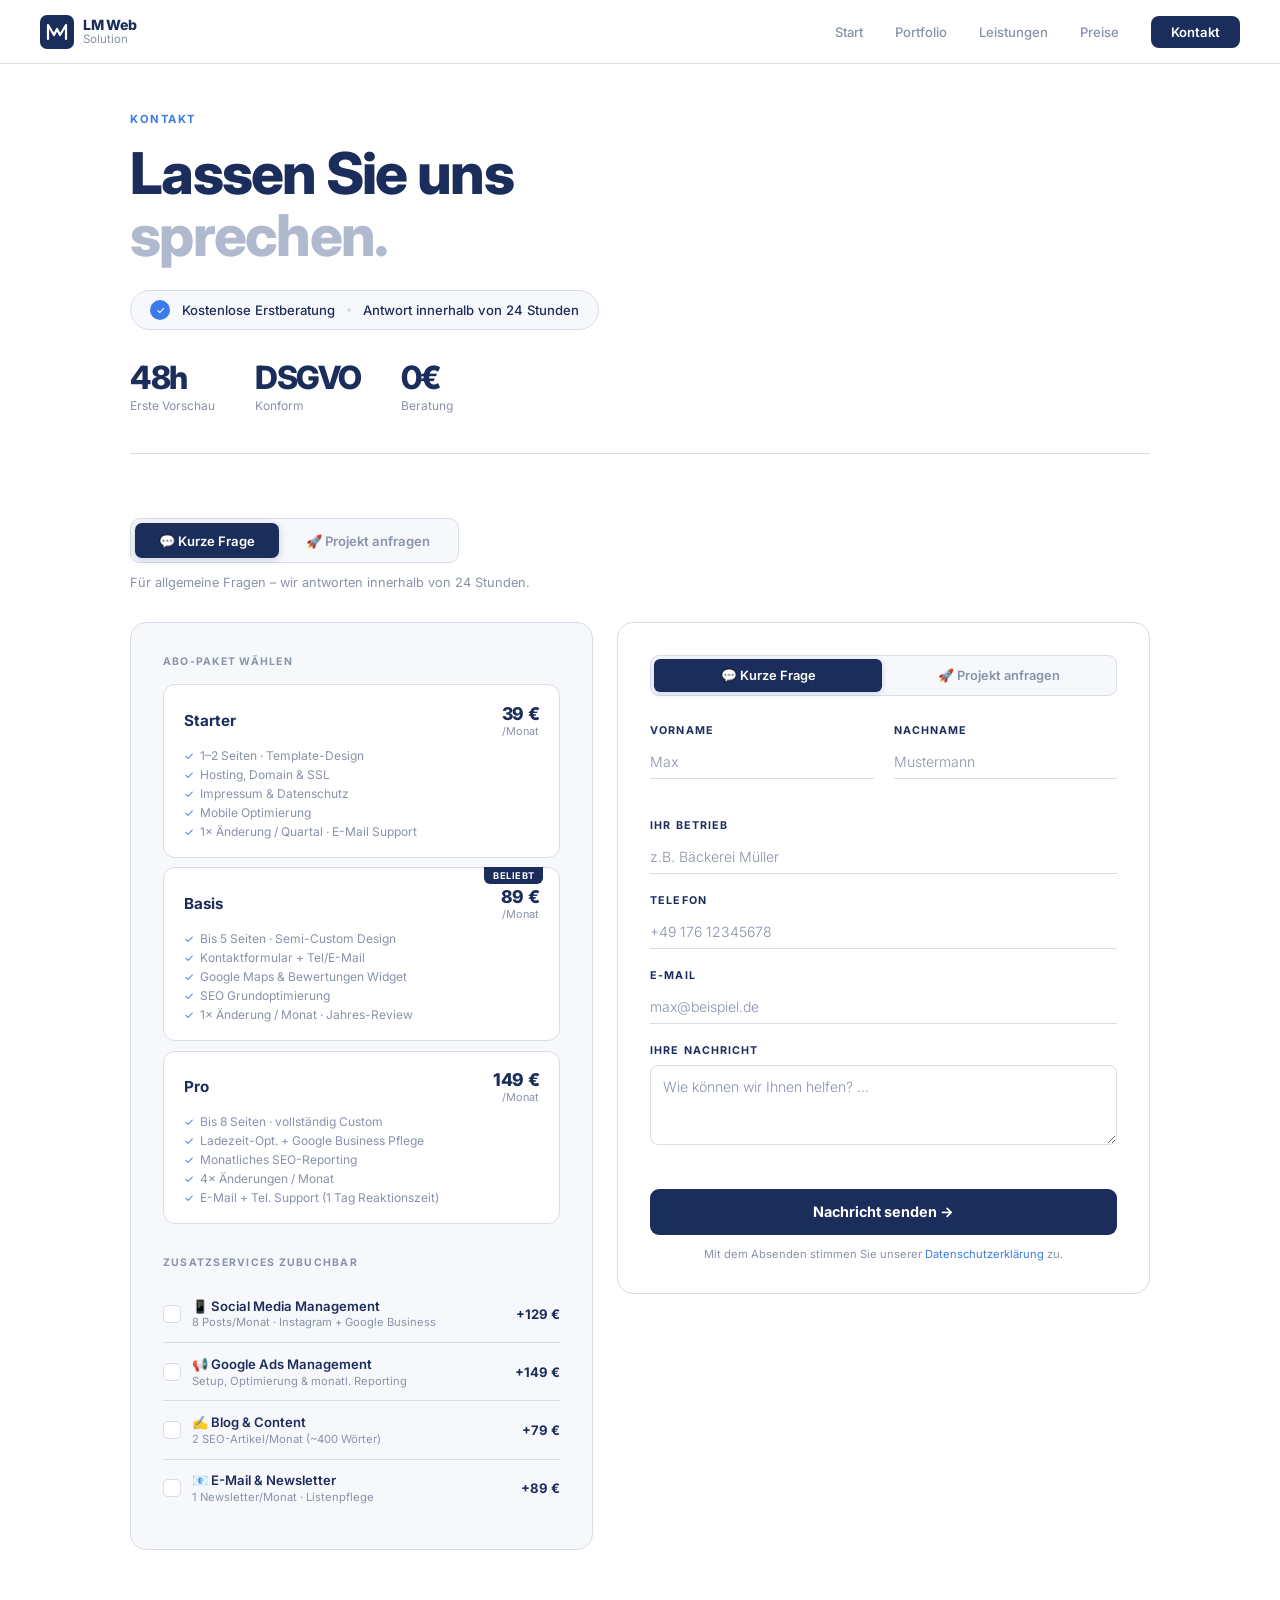
<file: kontakt.html>
<!DOCTYPE html>
<html lang="de">
<head>
<meta charset="UTF-8">
<meta name="viewport" content="width=device-width, initial-scale=1.0">
<title>Kontakt – LM Web Solution</title>
<link href="https://fonts.googleapis.com/css2?family=Inter:wght@300;400;500;600;700;800&display=swap" rel="stylesheet">
<style>
  :root {
    --navy:    #1B2D5B;
    --navy-lt: #243568;
    --blue:    #3B7BE8;
    --white:   #ffffff;
    --bg:      #f7f8fc;
    --text:    #1B2D5B;
    --muted:   #8892aa;
    --border:  #d8dde8;
  }

  * { margin:0; padding:0; box-sizing:border-box; }

  body {
    background: var(--white);
    color: var(--text);
    font-family: 'Inter', sans-serif;
    font-weight: 400;
    overflow-x: hidden;
  }

  /* ══ HEADER ══ */
  header {
    position: fixed;
    top:0; left:0; right:0; z-index:200;
    background: var(--white);
    border-bottom: 1px solid var(--border);
    display: flex;
    align-items: center;
    justify-content: space-between;
    padding: 0 2.5rem;
    height: 64px;
  }

  .logo { display:flex; align-items:center; gap:.55rem; text-decoration:none; }

  .logo-mark {
    width:34px; height:34px;
    background: var(--navy);
    border-radius: 7px;
    display:flex; align-items:center; justify-content:center;
  }

  .logo-mark svg { width:22px; height:22px; }

  .logo-text { display:flex; flex-direction:column; line-height:1.15; }
  .logo-text strong { font-size:.88rem; font-weight:800; color:var(--navy); letter-spacing:-.01em; }
  .logo-text span   { font-size:.72rem; font-weight:400; color:var(--muted); }

  nav { display:flex; align-items:center; gap:2rem; }
  nav a { font-size:.82rem; font-weight:500; color:var(--muted); text-decoration:none; transition:color .15s; }
  nav a:hover { color:var(--navy); }
  .nav-cta { background:var(--navy); color:var(--white)!important; padding:.5rem 1.25rem; border-radius:8px; font-weight:600!important; }
  .nav-cta:hover { background:var(--navy-lt)!important; }

  .hamburger { display:none; flex-direction:column; gap:5px; cursor:pointer; padding:6px; border:1px solid var(--border); border-radius:8px; }
  .hamburger span { width:20px; height:2px; background:var(--navy); border-radius:2px; display:block; }

  /* ══ HERO ══ */
  .hero { padding:7rem 2.5rem 2rem; max-width:1100px; margin:0 auto; }

  .hero-eyebrow { font-size:.7rem; font-weight:700; letter-spacing:.14em; text-transform:uppercase; color:var(--blue); margin-bottom:1rem; }

  .hero h1 { font-size:clamp(2rem,5vw,3.6rem); font-weight:800; color:var(--navy); line-height:1.08; letter-spacing:-.03em; margin-bottom:1.5rem; }
  .hero h1 .dim { color:#b0bace; }

  .trust-badge {
    display:inline-flex; align-items:center; gap:.75rem;
    background:var(--bg); border:1px solid var(--border);
    border-radius:50px; padding:.55rem 1.2rem;
    font-size:.82rem; color:var(--navy); font-weight:500; margin-bottom:2rem;
  }

  .trust-check { width:20px; height:20px; background:var(--blue); border-radius:50%; display:flex; align-items:center; justify-content:center; color:white; font-size:.65rem; flex-shrink:0; }
  .trust-dot { width:4px; height:4px; background:var(--border); border-radius:50%; }

  .stats-row { display:flex; gap:2.5rem; padding-bottom:2.5rem; border-bottom:1px solid var(--border); margin-bottom:0; }
  .stat-val { font-size:2rem; font-weight:800; color:var(--navy); letter-spacing:-.04em; line-height:1; }
  .stat-lbl { font-size:.75rem; color:var(--muted); margin-top:.25rem; }

  /* ══ MODE TOGGLE ══ */
  .mode-section { max-width:1100px; margin:0 auto; padding:2rem 2.5rem 2rem; }

  .mode-toggle { display:inline-flex; background:var(--bg); border:1px solid var(--border); border-radius:10px; padding:4px; gap:3px; }

  .mode-btn { padding:.6rem 1.5rem; border:none; border-radius:7px; font-family:'Inter',sans-serif; font-size:.82rem; font-weight:600; cursor:pointer; transition:all .2s; background:transparent; color:var(--muted); }
  .mode-btn.active { background:var(--navy); color:white; box-shadow:0 2px 8px rgba(27,45,91,.2); }

  .mode-desc { margin-top:.75rem; font-size:.8rem; color:var(--muted); }

  /* ══ MAIN GRID ══ */
  .main-grid { max-width:1100px; margin:0 auto; padding:0 2.5rem 5rem; display:grid; grid-template-columns:1fr 1.15fr; gap:1.5rem; align-items:start; }

  /* ══ LEFT ══ */
  .left-panel { background:var(--bg); border:1px solid var(--border); border-radius:16px; padding:2rem; }

  .sec-lbl { font-size:.65rem; font-weight:700; letter-spacing:.12em; text-transform:uppercase; color:var(--muted); margin-bottom:1rem; }

  /* Packages */
  .pkg-cards { display:flex; flex-direction:column; gap:.6rem; margin-bottom:2rem; }

  .pkg-card { background:var(--white); border:1.5px solid var(--border); border-radius:12px; padding:1.1rem 1.25rem; cursor:pointer; transition:all .18s; position:relative; }
  .pkg-card:hover { border-color:var(--blue); box-shadow:0 2px 12px rgba(59,123,232,.1); }
  .pkg-card.sel { border-color:var(--navy); background:var(--navy); color:white; box-shadow:0 4px 20px rgba(27,45,91,.2); }
  .pkg-card.sel .pkg-name, .pkg-card.sel .pkg-price { color:white; }
  .pkg-card.sel .pkg-mo { color:rgba(255,255,255,.45); }
  .pkg-card.sel .fi { color:rgba(255,255,255,.6); }
  .pkg-card.sel .fc { color:#7fb8ff; }
  .pkg-card.sel .pkg-badge { background:var(--blue); }

  .pkg-hd { display:flex; justify-content:space-between; align-items:center; margin-bottom:.65rem; }
  .pkg-name { font-size:.95rem; font-weight:700; color:var(--navy); }
  .pkg-price { font-size:1.1rem; font-weight:800; color:var(--navy); letter-spacing:-.02em; }
  .pkg-mo { font-size:.68rem; font-weight:400; color:var(--muted); }

  .pkg-badge { position:absolute; top:-1px; right:1rem; background:var(--navy); color:white; font-size:.58rem; font-weight:700; padding:.18rem .55rem; border-radius:0 0 6px 6px; letter-spacing:.07em; text-transform:uppercase; }

  .feat { display:flex; flex-direction:column; gap:.25rem; }
  .fi { font-size:.75rem; color:var(--muted); display:flex; align-items:center; gap:.35rem; }
  .fc { color:var(--blue); font-size:.7rem; }

  /* Addons */
  .addons { display:flex; flex-direction:column; }

  .addon-row { display:flex; align-items:center; gap:.7rem; padding:.8rem 0; border-bottom:1px solid var(--border); cursor:pointer; transition:all .15s; }
  .addon-row:last-child { border-bottom:none; }

  .a-cb { width:18px; height:18px; border:1.5px solid var(--border); border-radius:5px; display:flex; align-items:center; justify-content:center; flex-shrink:0; font-size:.65rem; color:transparent; background:white; transition:all .15s; }
  .addon-row.chk .a-cb { background:var(--navy); border-color:var(--navy); color:white; }

  .a-info { flex:1; }
  .a-name { font-size:.82rem; font-weight:600; color:var(--navy); }
  .a-sub  { font-size:.7rem; color:var(--muted); margin-top:.1rem; }
  .a-price { font-size:.82rem; font-weight:700; color:var(--navy); white-space:nowrap; }

  /* Summary */
  .sum-box { margin-top:1.25rem; background:var(--navy); border-radius:12px; padding:1.25rem; display:none; }
  .sum-lbl { font-size:.62rem; font-weight:700; letter-spacing:.12em; text-transform:uppercase; color:rgba(255,255,255,.35); margin-bottom:.75rem; }
  .sum-line { display:flex; justify-content:space-between; font-size:.8rem; color:rgba(255,255,255,.6); margin-bottom:.3rem; }
  .sum-div { height:1px; background:rgba(255,255,255,.1); margin:.6rem 0; }
  .sum-total { display:flex; justify-content:space-between; align-items:baseline; }
  .sum-tl { font-size:.78rem; color:rgba(255,255,255,.45); }
  .sum-ta { font-size:1.6rem; font-weight:800; color:white; letter-spacing:-.03em; }
  .sum-ta small { font-size:.7rem; font-weight:400; color:rgba(255,255,255,.4); }

  /* ══ RIGHT ══ */
  .right-panel { background:var(--white); border:1px solid var(--border); border-radius:16px; padding:2rem; }

  .form-tabs { display:flex; background:var(--bg); border:1px solid var(--border); border-radius:9px; padding:3px; gap:3px; margin-bottom:1.75rem; }
  .tab-btn { flex:1; padding:.55rem 1rem; background:transparent; border:none; border-radius:6px; font-family:'Inter',sans-serif; font-size:.8rem; font-weight:600; color:var(--muted); cursor:pointer; transition:all .18s; }
  .tab-btn.active { background:var(--navy); color:white; box-shadow:0 2px 6px rgba(27,45,91,.18); }

  .form-sec { display:none; }
  .form-sec.active { display:block; animation:fu .25s ease; }

  @keyframes fu { from{opacity:0;transform:translateY(6px)} to{opacity:1;transform:translateY(0)} }

  /* Selected pill */
  .sel-pill { display:none; align-items:center; justify-content:space-between; background:#eef4ff; border:1px solid #c5d9fb; border-radius:10px; padding:.85rem 1.1rem; margin-bottom:1.5rem; }
  .sp-lbl { font-size:.65rem; font-weight:700; letter-spacing:.1em; text-transform:uppercase; color:var(--blue); margin-bottom:.2rem; }
  .sp-name { font-size:.9rem; font-weight:700; color:var(--navy); }
  .sp-price { font-size:1.3rem; font-weight:800; color:var(--navy); letter-spacing:-.02em; }

  /* Step bar */
  .step-bar { display:flex; align-items:center; gap:.3rem; margin-bottom:1.75rem; }
  .step-seg { height:3px; flex:1; background:var(--border); border-radius:3px; transition:background .3s; cursor:pointer; }
  .step-seg.active { background:var(--navy); }
  .step-seg.done   { background:var(--blue); }
  .step-info { font-size:.72rem; color:var(--muted); font-weight:500; white-space:nowrap; margin-left:.5rem; }

  .wiz-step { display:none; }
  .wiz-step.active { display:block; animation:fu .25s ease; }

  /* Fields */
  .f2 { display:grid; grid-template-columns:1fr 1fr; gap:1.25rem; }
  .field { margin-bottom:1.25rem; }

  label { display:block; font-size:.67rem; font-weight:700; letter-spacing:.1em; text-transform:uppercase; color:var(--navy); margin-bottom:.5rem; }

  input[type=text], input[type=email], input[type=tel], input[type=url], select {
    width:100%; background:transparent; border:none; border-bottom:1.5px solid var(--border);
    padding:.5rem 0; font-family:'Inter',sans-serif; font-size:.88rem; color:var(--navy);
    outline:none; transition:border-color .2s; -webkit-appearance:none; border-radius:0;
  }
  input::placeholder { color:var(--muted); font-weight:300; }
  input:focus, select:focus { border-bottom-color:var(--blue); }
  select { cursor:pointer; }
  select option { background:white; color:var(--navy); }

  textarea { width:100%; background:transparent; border:1.5px solid var(--border); border-radius:8px; padding:.75rem; font-family:'Inter',sans-serif; font-size:.88rem; color:var(--navy); outline:none; resize:vertical; min-height:80px; transition:border-color .2s; }
  textarea::placeholder { color:var(--muted); font-weight:300; }
  textarea:focus { border-color:var(--blue); }

  /* Pages grid */
  .pg-grid { display:grid; grid-template-columns:1fr 1fr; gap:.5rem; margin-top:.5rem; }
  .pg-item { display:flex; align-items:center; gap:.45rem; font-size:.8rem; font-weight:500; color:var(--navy); background:var(--bg); border:1.5px solid var(--border); border-radius:8px; padding:.55rem .75rem; cursor:pointer; transition:all .15s; }
  .pg-item:hover { border-color:var(--blue); }
  .pg-item.chk { border-color:var(--navy); background:#eef1f8; font-weight:600; }
  .pg-cb { width:16px; height:16px; border:1.5px solid var(--border); border-radius:4px; display:flex; align-items:center; justify-content:center; flex-shrink:0; font-size:.6rem; color:transparent; background:white; transition:all .15s; }
  .pg-item.chk .pg-cb { background:var(--navy); border-color:var(--navy); color:white; }

  /* Color chips */
  .col-strip { display:flex; gap:.5rem; flex-wrap:wrap; margin-top:.5rem; }
  .col-chip { width:32px; height:32px; border-radius:7px; cursor:pointer; border:2px solid transparent; transition:all .15s; position:relative; }
  .col-chip:hover { transform:scale(1.12); }
  .col-chip.sel { border-color:var(--navy); transform:scale(1.12); }
  .col-chip.sel::after { content:'✓'; position:absolute; inset:0; display:flex; align-items:center; justify-content:center; font-size:.6rem; color:white; font-weight:900; text-shadow:0 1px 3px rgba(0,0,0,.6); }

  /* Upload */
  .upload-zone { border:1.5px dashed var(--border); border-radius:10px; padding:1.5rem; text-align:center; cursor:pointer; transition:all .18s; position:relative; background:var(--bg); margin-top:.5rem; }
  .upload-zone:hover { border-color:var(--blue); background:#eef4ff; }
  .upload-zone input[type=file] { position:absolute; inset:0; opacity:0; cursor:pointer; border:none; background:none; padding:0; border-radius:0; }
  .u-icon { font-size:1.6rem; margin-bottom:.4rem; }
  .u-main { font-size:.82rem; font-weight:600; color:var(--navy); }
  .u-main span { color:var(--blue); }
  .u-hint { font-size:.7rem; color:var(--muted); margin-top:.2rem; }

  /* Range */
  .range-wrap { margin-top:.5rem; }
  input[type=range] { width:100%; height:3px; -webkit-appearance:none; background:var(--border); border-radius:3px; outline:none; padding:0; border:none; border-bottom:none; }
  input[type=range]::-webkit-slider-thumb { -webkit-appearance:none; width:16px; height:16px; border-radius:50%; background:var(--navy); cursor:pointer; border:2px solid white; box-shadow:0 1px 4px rgba(0,0,0,.2); }
  .range-lbls { display:flex; justify-content:space-between; font-size:.7rem; color:var(--muted); margin-top:.5rem; }
  .range-lbls .cur { color:var(--navy); font-weight:700; }

  /* Buttons */
  .btn-row { display:flex; gap:.75rem; margin-top:1.5rem; }
  .btn-back { padding:.75rem 1.1rem; background:var(--bg); border:1.5px solid var(--border); border-radius:9px; font-family:'Inter',sans-serif; font-size:.82rem; font-weight:600; color:var(--muted); cursor:pointer; transition:all .15s; white-space:nowrap; }
  .btn-back:hover { color:var(--navy); border-color:var(--navy); }
  .btn-next { flex:1; padding:.75rem 1.25rem; background:var(--navy); border:none; border-radius:9px; font-family:'Inter',sans-serif; font-size:.85rem; font-weight:700; color:white; cursor:pointer; transition:all .18s; }
  .btn-next:hover { background:var(--navy-lt); box-shadow:0 4px 14px rgba(27,45,91,.25); }
  .btn-submit { width:100%; padding:.9rem; background:var(--navy); border:none; border-radius:9px; font-family:'Inter',sans-serif; font-size:.9rem; font-weight:700; color:white; cursor:pointer; transition:all .18s; margin-top:1.25rem; }
  .btn-submit:hover { background:var(--navy-lt); box-shadow:0 4px 14px rgba(27,45,91,.25); }

  .priv-note { font-size:.7rem; color:var(--muted); text-align:center; margin-top:.75rem; }
  .priv-note a { color:var(--blue); text-decoration:none; }

  /* Success */
  .success { display:none; text-align:center; padding:2.5rem 1rem; animation:fu .4s ease; }
  .success.vis { display:block; }
  .suc-circle { width:64px; height:64px; background:var(--navy); border-radius:50%; display:flex; align-items:center; justify-content:center; margin:0 auto 1.25rem; font-size:1.6rem; color:white; }
  .success h3 { font-size:1.35rem; font-weight:800; color:var(--navy); margin-bottom:.6rem; }
  .success p { font-size:.85rem; color:var(--muted); line-height:1.65; }
  .success p strong { color:var(--navy); }

  /* ══ RESPONSIVE ══ */
  @media(max-width:860px){
    header { padding:0 1.25rem; }
    nav { display:none; }
    .hamburger { display:flex; }
    .hero { padding:5.5rem 1.25rem 1.5rem; }
    .mode-section { padding:1.5rem 1.25rem 1.5rem; }
    .main-grid { grid-template-columns:1fr; padding:0 1.25rem 4rem; gap:1rem; }
    .stats-row { gap:1.5rem; }
    .f2 { grid-template-columns:1fr; }
    .pg-grid { grid-template-columns:1fr; }
  }
</style>
</head>
<body>

<!-- HEADER -->
<header>
  <a class="logo" href="#">
    <div class="logo-mark">
      <svg viewBox="0 0 22 22" fill="none" xmlns="http://www.w3.org/2000/svg">
        <path d="M2 18V4L8 14L11 8L14 14L20 4V18" stroke="white" stroke-width="2.2" stroke-linecap="round" stroke-linejoin="round"/>
      </svg>
    </div>
    <div class="logo-text">
      <strong>LM Web</strong>
      <span>Solution</span>
    </div>
  </a>
  <nav>
    <a href="#">Start</a>
    <a href="#">Portfolio</a>
    <a href="#">Leistungen</a>
    <a href="#">Preise</a>
    <a href="#" class="nav-cta">Kontakt</a>
  </nav>
  <div class="hamburger"><span></span><span></span><span></span></div>
</header>

<!-- HERO -->
<section class="hero">
  <div class="hero-eyebrow">Kontakt</div>
  <h1>Lassen Sie uns<br><span class="dim">sprechen.</span></h1>

  <div class="trust-badge">
    <div class="trust-check">✓</div>
    Kostenlose Erstberatung
    <div class="trust-dot"></div>
    Antwort innerhalb von 24 Stunden
  </div>

  <div class="stats-row">
    <div><div class="stat-val">48h</div><div class="stat-lbl">Erste Vorschau</div></div>
    <div><div class="stat-val">DSGVO</div><div class="stat-lbl">Konform</div></div>
    <div><div class="stat-val">0€</div><div class="stat-lbl">Beratung</div></div>
  </div>
</section>

<!-- MODE TOGGLE -->
<div class="mode-section">
  <div class="mode-toggle">
    <button class="mode-btn active" onclick="switchMode('simple')">💬 Kurze Frage</button>
    <button class="mode-btn" onclick="switchMode('project')">🚀 Projekt anfragen</button>
  </div>
  <p class="mode-desc" id="mode-desc">Für allgemeine Fragen – wir antworten innerhalb von 24 Stunden.</p>
</div>

<!-- MAIN GRID -->
<div class="main-grid">

  <!-- LEFT -->
  <div class="left-panel">
    <p class="sec-lbl">Abo-Paket wählen</p>

    <div class="pkg-cards">
      <div class="pkg-card" id="pkg-starter" onclick="selPkg('starter',39)">
        <div class="pkg-hd">
          <div class="pkg-name">Starter</div>
          <div style="text-align:right"><div class="pkg-price">39 €</div><div class="pkg-mo">/Monat</div></div>
        </div>
        <div class="feat">
          <div class="fi"><span class="fc">✓</span> 1–2 Seiten · Template-Design</div>
          <div class="fi"><span class="fc">✓</span> Hosting, Domain &amp; SSL</div>
          <div class="fi"><span class="fc">✓</span> Impressum &amp; Datenschutz</div>
          <div class="fi"><span class="fc">✓</span> Mobile Optimierung</div>
          <div class="fi"><span class="fc">✓</span> 1× Änderung / Quartal · E-Mail Support</div>
        </div>
      </div>

      <div class="pkg-card" id="pkg-basis" onclick="selPkg('basis',89)">
        <div class="pkg-badge">Beliebt</div>
        <div class="pkg-hd">
          <div class="pkg-name">Basis</div>
          <div style="text-align:right"><div class="pkg-price">89 €</div><div class="pkg-mo">/Monat</div></div>
        </div>
        <div class="feat">
          <div class="fi"><span class="fc">✓</span> Bis 5 Seiten · Semi-Custom Design</div>
          <div class="fi"><span class="fc">✓</span> Kontaktformular + Tel/E-Mail</div>
          <div class="fi"><span class="fc">✓</span> Google Maps &amp; Bewertungen Widget</div>
          <div class="fi"><span class="fc">✓</span> SEO Grundoptimierung</div>
          <div class="fi"><span class="fc">✓</span> 1× Änderung / Monat · Jahres-Review</div>
        </div>
      </div>

      <div class="pkg-card" id="pkg-pro" onclick="selPkg('pro',149)">
        <div class="pkg-hd">
          <div class="pkg-name">Pro</div>
          <div style="text-align:right"><div class="pkg-price">149 €</div><div class="pkg-mo">/Monat</div></div>
        </div>
        <div class="feat">
          <div class="fi"><span class="fc">✓</span> Bis 8 Seiten · vollständig Custom</div>
          <div class="fi"><span class="fc">✓</span> Ladezeit-Opt. + Google Business Pflege</div>
          <div class="fi"><span class="fc">✓</span> Monatliches SEO-Reporting</div>
          <div class="fi"><span class="fc">✓</span> 4× Änderungen / Monat</div>
          <div class="fi"><span class="fc">✓</span> E-Mail + Tel. Support (1 Tag Reaktionszeit)</div>
        </div>
      </div>
    </div>

    <p class="sec-lbl">Zusatzservices zubuchbar</p>
    <div class="addons">
      <div class="addon-row" onclick="togAddon(this,129)">
        <div class="a-cb">✓</div>
        <div class="a-info"><div class="a-name">📱 Social Media Management</div><div class="a-sub">8 Posts/Monat · Instagram + Google Business</div></div>
        <div class="a-price">+129 €</div>
      </div>
      <div class="addon-row" onclick="togAddon(this,149)">
        <div class="a-cb">✓</div>
        <div class="a-info"><div class="a-name">📢 Google Ads Management</div><div class="a-sub">Setup, Optimierung &amp; monatl. Reporting</div></div>
        <div class="a-price">+149 €</div>
      </div>
      <div class="addon-row" onclick="togAddon(this,79)">
        <div class="a-cb">✓</div>
        <div class="a-info"><div class="a-name">✍️ Blog &amp; Content</div><div class="a-sub">2 SEO-Artikel/Monat (~400 Wörter)</div></div>
        <div class="a-price">+79 €</div>
      </div>
      <div class="addon-row" onclick="togAddon(this,89)">
        <div class="a-cb">✓</div>
        <div class="a-info"><div class="a-name">📧 E-Mail &amp; Newsletter</div><div class="a-sub">1 Newsletter/Monat · Listenpflege</div></div>
        <div class="a-price">+89 €</div>
      </div>
    </div>

    <div class="sum-box" id="sum-box">
      <div class="sum-lbl">Ihre Auswahl</div>
      <div id="sum-lines"></div>
      <div class="sum-div"></div>
      <div class="sum-total">
        <span class="sum-tl">Gesamt / Monat</span>
        <span class="sum-ta" id="sum-amt">0 € <small>/Mo.</small></span>
      </div>
    </div>
  </div>

  <!-- RIGHT -->
  <div class="right-panel">
    <div class="form-tabs">
      <button class="tab-btn active" onclick="switchMode('simple')">💬 Kurze Frage</button>
      <button class="tab-btn" onclick="switchMode('project')">🚀 Projekt anfragen</button>
    </div>

    <!-- SIMPLE -->
    <div class="form-sec active" id="form-simple">
      <div class="f2 field">
        <div class="field"><label>Vorname</label><input type="text" placeholder="Max"></div>
        <div class="field"><label>Nachname</label><input type="text" placeholder="Mustermann"></div>
      </div>
      <div class="field"><label>Ihr Betrieb</label><input type="text" placeholder="z.B. Bäckerei Müller"></div>
      <div class="field"><label>Telefon</label><input type="tel" placeholder="+49 176 12345678"></div>
      <div class="field"><label>E-Mail</label><input type="email" placeholder="max@beispiel.de"></div>
      <div class="field"><label>Ihre Nachricht</label><textarea placeholder="Wie können wir Ihnen helfen? …"></textarea></div>
      <button class="btn-submit" onclick="subSimple()">Nachricht senden →</button>
      <p class="priv-note">Mit dem Absenden stimmen Sie unserer <a href="#">Datenschutzerklärung</a> zu.</p>
    </div>

    <!-- PROJECT -->
    <div class="form-sec" id="form-project">
      <div class="sel-pill" id="sel-pill">
        <div><div class="sp-lbl">Gewähltes Paket</div><div class="sp-name" id="sp-name">–</div></div>
        <div class="sp-price" id="sp-price">–</div>
      </div>

      <div id="wiz-wrap">
        <div class="step-bar">
          <div class="step-seg active" onclick="goStep(1)"></div>
          <div class="step-seg" onclick="goStep(2)"></div>
          <div class="step-seg" onclick="goStep(3)"></div>
          <div class="step-seg" onclick="goStep(4)"></div>
          <span class="step-info" id="step-info">Schritt 1 / 4</span>
        </div>

        <!-- Step 1 -->
        <div class="wiz-step active" id="step-1">
          <div class="f2 field">
            <div class="field"><label>Vorname *</label><input type="text" placeholder="Max"></div>
            <div class="field"><label>Nachname *</label><input type="text" placeholder="Mustermann"></div>
          </div>
          <div class="field"><label>Ihr Betrieb</label><input type="text" placeholder="z.B. Bäckerei Müller"></div>
          <div class="field"><label>Telefon</label><input type="tel" placeholder="+49 176 12345678"></div>
          <div class="field"><label>E-Mail *</label><input type="email" placeholder="max@betrieb.de"></div>
          <div class="btn-row"><button class="btn-next" onclick="goStep(2)">Weiter: Ihr Unternehmen →</button></div>
        </div>

        <!-- Step 2 -->
        <div class="wiz-step" id="step-2">
          <div class="field">
            <label>Branche</label>
            <select><option value="">Bitte wählen …</option><option>Handwerk &amp; Bau</option><option>Gastronomie &amp; Hotel</option><option>Einzelhandel &amp; Shop</option><option>Dienstleistung &amp; Beratung</option><option>Gesundheit &amp; Wellness</option><option>Immobilien</option><option>Sonstiges</option></select>
          </div>
          <div class="field"><label>Zielgruppe</label><input type="text" placeholder="z.B. Familien in München, lokale KMU …"></div>
          <div class="field">
            <label>Gewünschte Seiten / Bereiche</label>
            <div class="pg-grid">
              <div class="pg-item" onclick="this.classList.toggle('chk')"><div class="pg-cb">✓</div>🏠 Startseite</div>
              <div class="pg-item" onclick="this.classList.toggle('chk')"><div class="pg-cb">✓</div>👥 Über uns</div>
              <div class="pg-item" onclick="this.classList.toggle('chk')"><div class="pg-cb">✓</div>🛠 Leistungen</div>
              <div class="pg-item" onclick="this.classList.toggle('chk')"><div class="pg-cb">✓</div>🖼 Portfolio</div>
              <div class="pg-item" onclick="this.classList.toggle('chk')"><div class="pg-cb">✓</div>✍️ Blog</div>
              <div class="pg-item" onclick="this.classList.toggle('chk')"><div class="pg-cb">✓</div>🛒 Online-Shop</div>
              <div class="pg-item" onclick="this.classList.toggle('chk')"><div class="pg-cb">✓</div>⭐ Bewertungen</div>
              <div class="pg-item" onclick="this.classList.toggle('chk')"><div class="pg-cb">✓</div>📞 Kontakt</div>
            </div>
          </div>
          <div class="field"><label>Bestehende Website (falls vorhanden)</label><input type="url" placeholder="https://…"></div>
          <div class="btn-row">
            <button class="btn-back" onclick="goStep(1)">← Zurück</button>
            <button class="btn-next" onclick="goStep(3)">Weiter: Design →</button>
          </div>
        </div>

        <!-- Step 3 -->
        <div class="wiz-step" id="step-3">
          <div class="field">
            <label>Gewünschter Stil</label>
            <select><option value="">Bitte wählen …</option><option>Modern &amp; Clean</option><option>Elegant &amp; Premium</option><option>Freundlich &amp; Warm</option><option>Professionell &amp; Seriös</option><option>Kreativ &amp; Dynamisch</option><option>Traditionell &amp; Vertrauenswürdig</option></select>
          </div>
          <div class="field">
            <label>Farbpräferenz</label>
            <div class="col-strip">
              <div class="col-chip" style="background:#1B2D5B" onclick="this.classList.toggle('sel')" title="Navy"></div>
              <div class="col-chip" style="background:#3B7BE8" onclick="this.classList.toggle('sel')" title="Blau"></div>
              <div class="col-chip" style="background:#2d6a4f" onclick="this.classList.toggle('sel')" title="Grün"></div>
              <div class="col-chip" style="background:#e63946" onclick="this.classList.toggle('sel')" title="Rot"></div>
              <div class="col-chip" style="background:#ff9f1c" onclick="this.classList.toggle('sel')" title="Orange"></div>
              <div class="col-chip" style="background:#9b5de5" onclick="this.classList.toggle('sel')" title="Lila"></div>
              <div class="col-chip" style="background:#f0f0f0;border:1px solid #ccc" onclick="this.classList.toggle('sel')" title="Hell"></div>
              <div class="col-chip" style="background:#1a1a1a" onclick="this.classList.toggle('sel')" title="Dunkel"></div>
            </div>
          </div>
          <div class="field"><label>Referenz-Websites (URLs)</label><textarea placeholder="https://… &#10;https://…" style="min-height:60px"></textarea></div>
          <div class="field"><label>Besondere Wünsche</label><textarea placeholder="Animationen, Schriften, Besonderes …" style="min-height:60px"></textarea></div>
          <div class="btn-row">
            <button class="btn-back" onclick="goStep(2)">← Zurück</button>
            <button class="btn-next" onclick="goStep(4)">Weiter: Materialien →</button>
          </div>
        </div>

        <!-- Step 4 -->
        <div class="wiz-step" id="step-4">
          <div class="field">
            <label>Logo, Bilder &amp; Texte hochladen</label>
            <div class="upload-zone">
              <input type="file" multiple accept="image/*,.pdf,.doc,.docx,.txt">
              <div class="u-icon">📁</div>
              <div class="u-main"><span>Dateien auswählen</span> oder hierher ziehen</div>
              <div class="u-hint">PNG, JPG, PDF, DOCX – max. 20 MB pro Datei</div>
            </div>
          </div>
          <div class="field">
            <label>Budget / Monat (brutto)</label>
            <div class="range-wrap">
              <input type="range" min="39" max="600" step="10" value="89" oninput="updBudget(this)">
              <div class="range-lbls"><span>39 €</span><span class="cur" id="budget-val">89 €/Mo.</span><span>600 €+</span></div>
            </div>
          </div>
          <div class="field">
            <label>Gewünschter Fertigstellungstermin</label>
            <select><option>So schnell wie möglich (1–2 Wochen)</option><option>Innerhalb eines Monats</option><option>1–3 Monate</option><option>Noch offen</option></select>
          </div>
          <div class="field"><label>Texte / weitere Infos</label><textarea placeholder="Unternehmenstext, Slogan, Öffnungszeiten …"></textarea></div>
          <div class="btn-row">
            <button class="btn-back" onclick="goStep(3)">← Zurück</button>
            <button class="btn-next" onclick="subProject()">🚀 Anfrage absenden</button>
          </div>
        </div>
      </div>

      <div class="success" id="suc-project">
        <div class="suc-circle">✓</div>
        <h3>Anfrage erhalten!</h3>
        <p>Wir haben alle Ihre Daten und starten sofort mit der Website-Vorschau.<br><br>Sie erhalten innerhalb von <strong>24–48 Stunden</strong> erste Entwürfe.</p>
      </div>
    </div>

    <div class="success" id="suc-simple">
      <div class="suc-circle">✓</div>
      <h3>Nachricht gesendet!</h3>
      <p>Danke für Ihre Anfrage.<br>Wir melden uns innerhalb von <strong>24 Stunden</strong>.</p>
    </div>
  </div>
</div>

<script>
  let curMode='simple', curSelPkg=null, curPrice=0, addonSum=0;

  function switchMode(m){
    curMode=m;
    document.querySelectorAll('.mode-btn').forEach((b,i)=>b.classList.toggle('active',(i===0&&m==='simple')||(i===1&&m==='project')));
    document.querySelectorAll('.tab-btn').forEach((b,i)=>b.classList.toggle('active',(i===0&&m==='simple')||(i===1&&m==='project')));
    document.getElementById('mode-desc').textContent=m==='simple'?'Für allgemeine Fragen – wir antworten innerhalb von 24 Stunden.':'Laden Sie Ihre Materialien hoch und erhalten Sie eine Website-Vorschau.';
    document.getElementById('form-simple').classList.toggle('active',m==='simple');
    document.getElementById('form-project').classList.toggle('active',m==='project');
    document.getElementById('suc-simple').classList.remove('vis');
  }

  function selPkg(name,price){
    document.querySelectorAll('.pkg-card').forEach(c=>c.classList.remove('sel'));
    document.getElementById('pkg-'+name).classList.add('sel');
    curSelPkg=name; curPrice=price;
    const lbl={starter:'Starter',basis:'Basis',pro:'Pro'}[name];
    document.getElementById('sel-pill').style.display='flex';
    document.getElementById('sp-name').textContent=lbl+' Paket';
    document.getElementById('sp-price').textContent=price+' €/Mo.';
    updSummary();
    if(curMode==='simple') switchMode('project');
  }

  function togAddon(el,p){
    el.classList.toggle('chk');
    addonSum+=el.classList.contains('chk')?p:-p;
    updSummary();
  }

  function updSummary(){
    const box=document.getElementById('sum-box');
    if(!curSelPkg){box.style.display='none';return;}
    box.style.display='block';
    const lbl={starter:'Starter',basis:'Basis',pro:'Pro'}[curSelPkg];
    let h=`<div class="sum-line"><span>${lbl} Paket</span><span>${curPrice} €</span></div>`;
    document.querySelectorAll('.addon-row.chk').forEach(a=>{
      h+=`<div class="sum-line"><span>${a.querySelector('.a-name').textContent}</span><span>${a.querySelector('.a-price').textContent}</span></div>`;
    });
    document.getElementById('sum-lines').innerHTML=h;
    document.getElementById('sum-amt').innerHTML=(curPrice+addonSum)+' € <small>/Mo.</small>';
  }

  function goStep(n){
    if(n<1||n>4)return;
    document.querySelectorAll('.wiz-step').forEach((s,i)=>s.classList.toggle('active',i+1===n));
    document.querySelectorAll('.step-seg').forEach((s,i)=>{s.classList.toggle('active',i+1===n);s.classList.toggle('done',i+1<n);});
    document.getElementById('step-info').textContent=`Schritt ${n} / 4`;
  }

  function updBudget(inp){
    const v=parseInt(inp.value);
    document.getElementById('budget-val').textContent=(v>=600?'600+':v)+' €/Mo.';
  }

  function subSimple(){
    document.getElementById('form-simple').style.display='none';
    document.getElementById('suc-simple').classList.add('vis');
  }

  function subProject(){
    document.getElementById('wiz-wrap').style.display='none';
    document.getElementById('sel-pill').style.display='none';
    document.getElementById('suc-project').classList.add('vis');
  }
</script>
</body>
</html>
</file>
